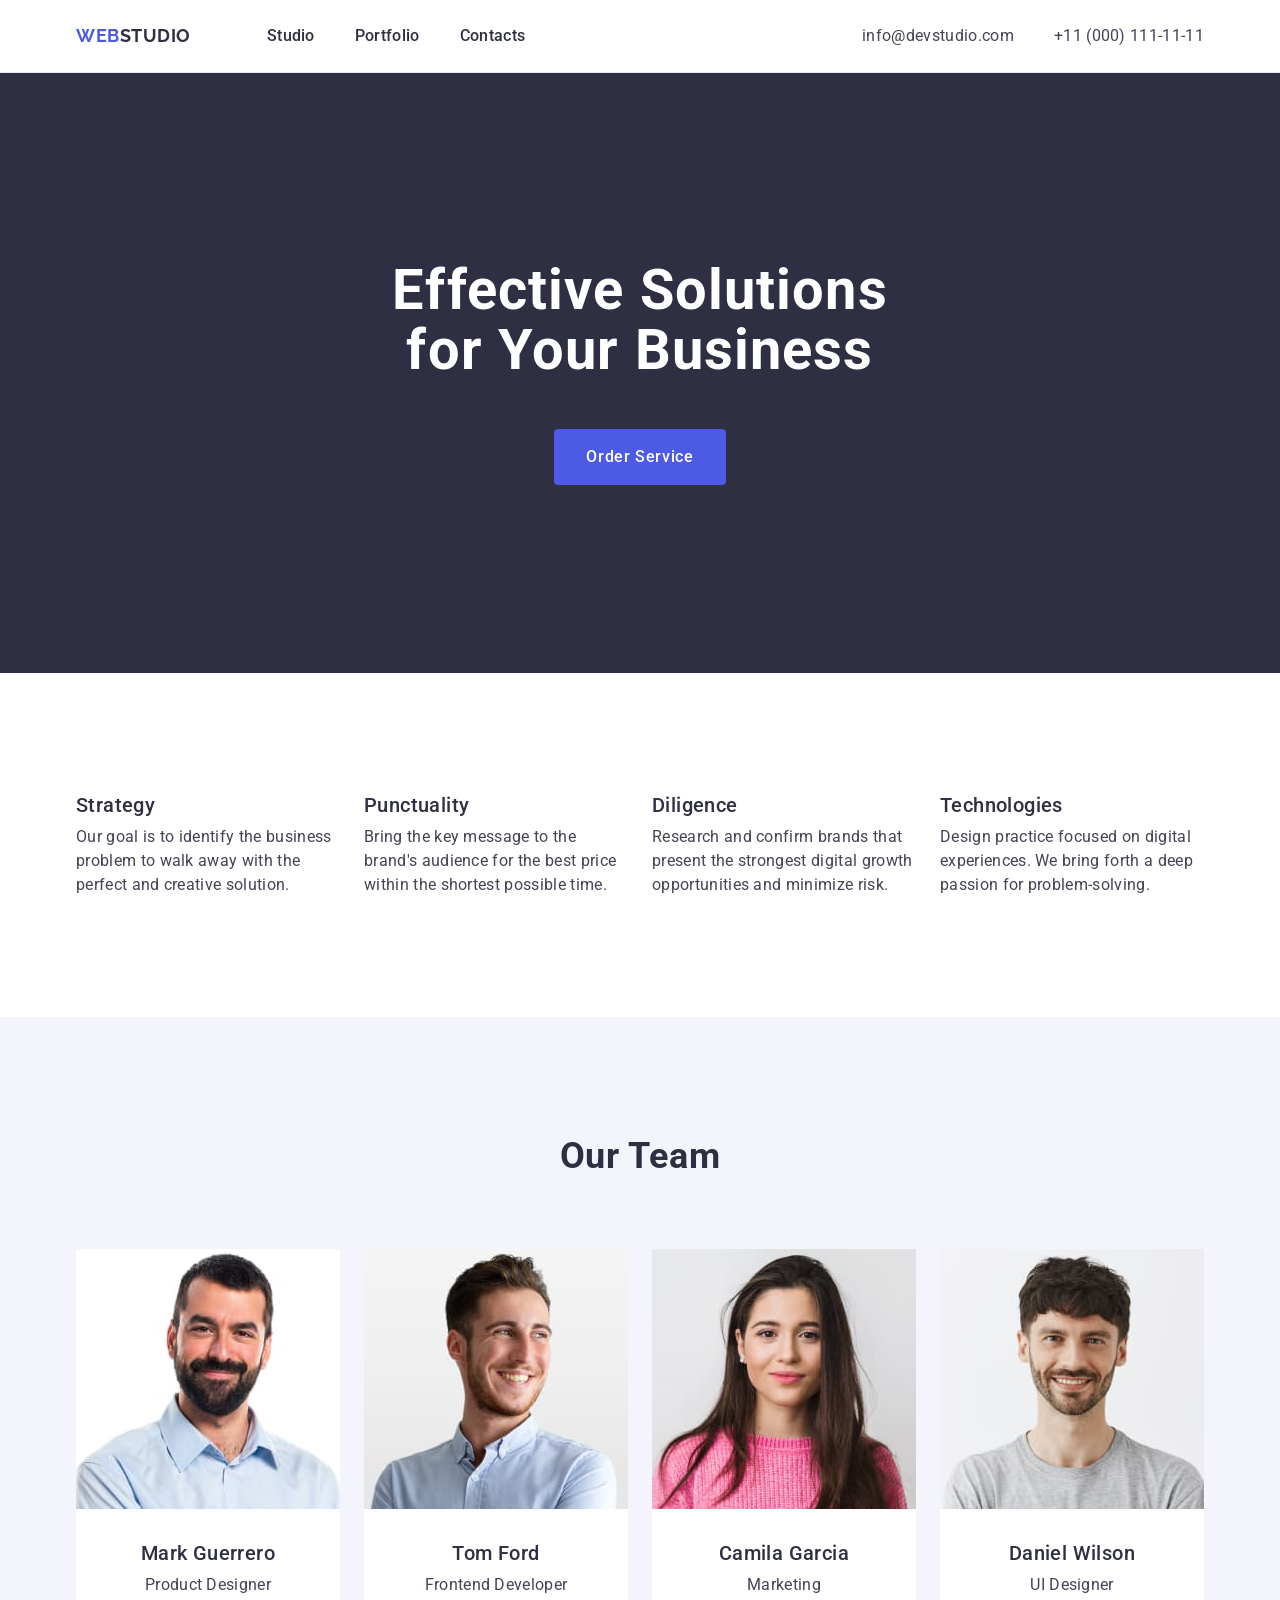
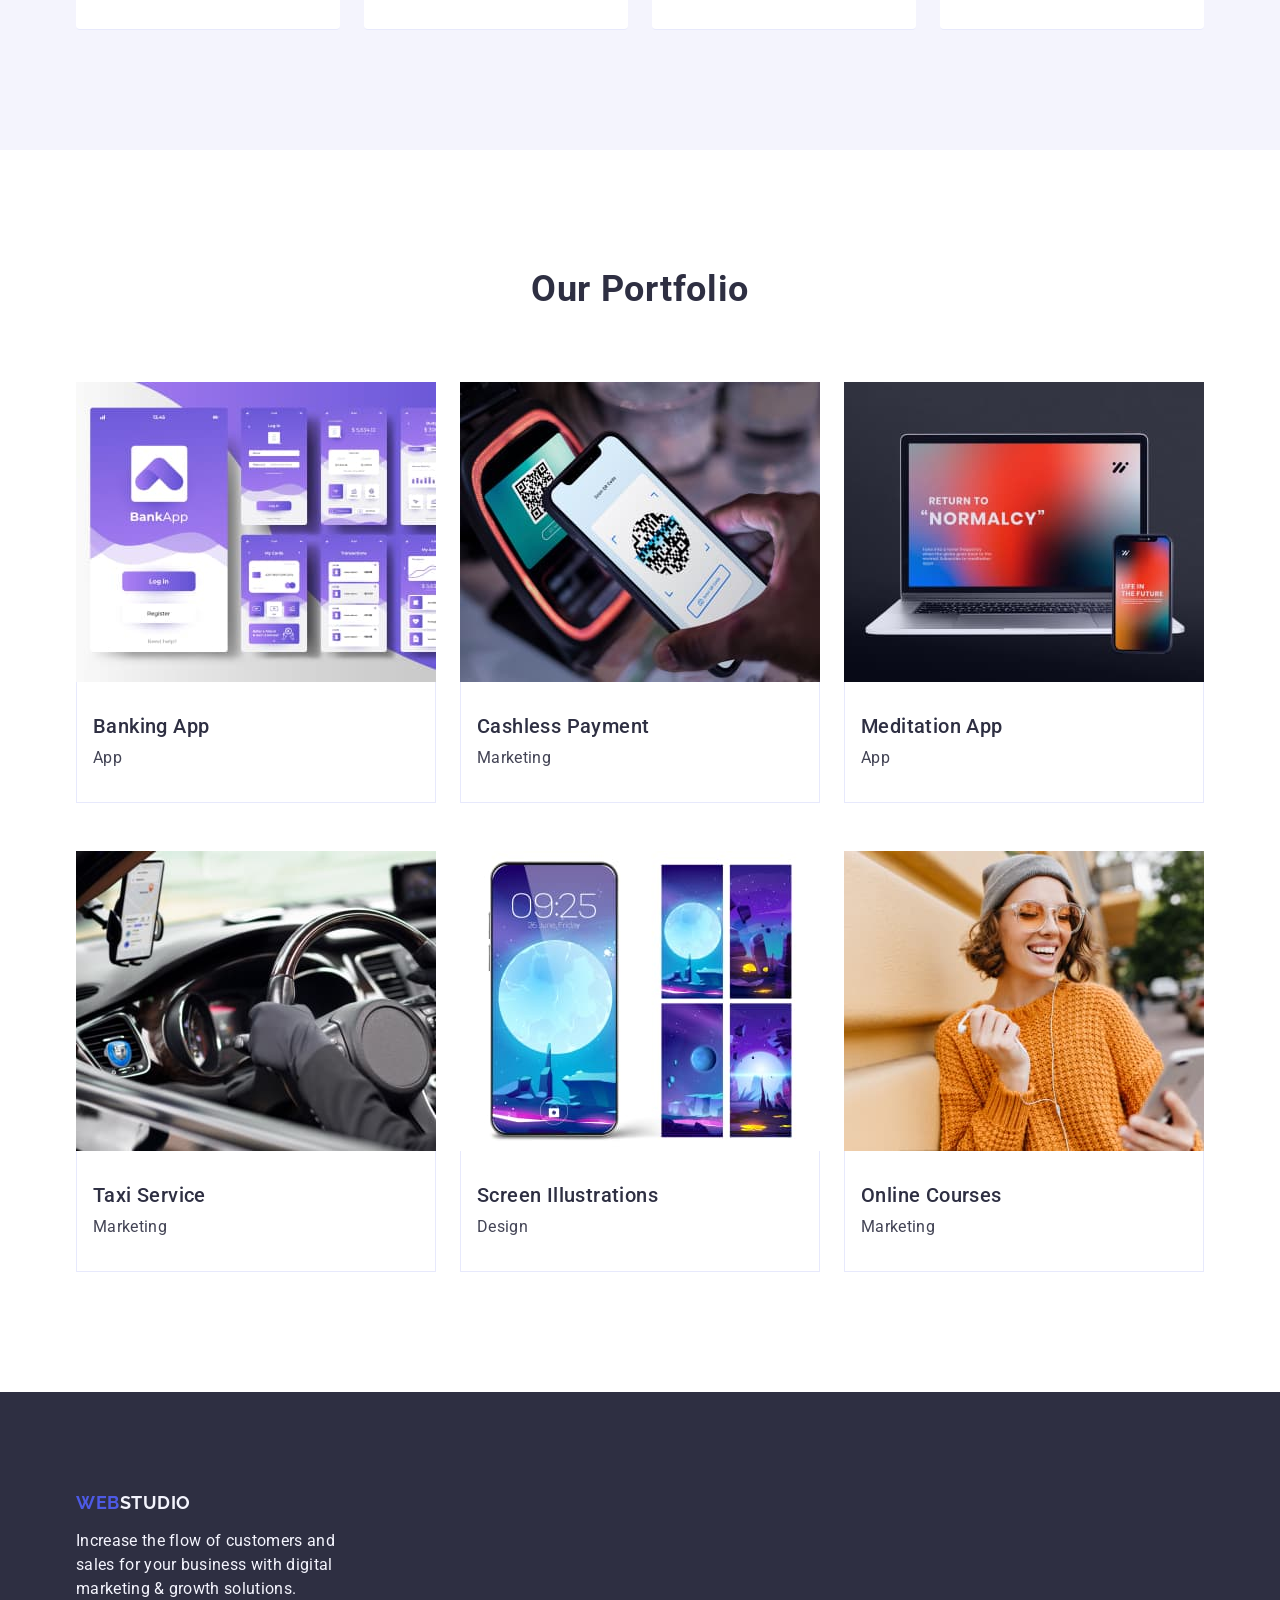
<file: index.html>
<!DOCTYPE html>
<html lang="en">
  <head>
    <meta charset="UTF-8" />
    <meta name="viewport" content="width=device-width, initial-scale=1.0" />
    <title>Document</title>
    <link rel="preconnect" href="https://fonts.googleapis.com" />
    <link rel="preconnect" href="https://fonts.gstatic.com" crossorigin />
    <link
      href="https://fonts.googleapis.com/css2?family=Raleway:wght@700&family=Roboto:wght@400;500;700&display=swap"
      rel="stylesheet"
    />
    <link
      rel="stylesheet"
      href="https://cdnjs.cloudflare.com/ajax/libs/modern-normalize/2.0.0/modern-normalize.min.css"
      integrity="sha512-4xo8blKMVCiXpTaLzQSLSw3KFOVPWhm/TRtuPVc4WG6kUgjH6J03IBuG7JZPkcWMxJ5huwaBpOpnwYElP/m6wg=="
      crossorigin="anonymous"
      referrerpolicy="no-referrer"
    />
    <link rel="stylesheet" href="./css/styles.css" />
  </head>
  <body>
    <!-- header -->

    <header class="header">
      <div class="container flex-property">
        <nav class="nav">
          <a href="./index.html" class="nav-link-logo logo-link-header"
            >Web<span class="logo-header">Studio</span></a
          >
          <ul class="nav-list">
            <li class="nav-list-item">
              <a href="./index.html" class="nav-list-link">Studio</a>
            </li>
            <li class="nav-list-item">
              <a href="" class="nav-list-link">Portfolio</a>
            </li>
            <li class="nav-list-item">
              <a href="" class="nav-list-link">Contacts</a>
            </li>
          </ul>
        </nav>
        <address class="address">
          <ul class="address-list">
            <li class="address-list-item">
              <a href="mailto:info@devstudio.com" class="address-list-link"
                >info@devstudio.com</a
              >
            </li>
            <li class="address-list-item">
              <a href="tel:+110001111111" class="address-list-link"
                >+11 (000) 111-11-11</a
              >
            </li>
          </ul>
        </address>
      </div>
    </header>

    <!-- main -->

    <main class="main">
      <!-- section hero -->

      <section class="section hero">
        <div class="container">
          <h1 class="hero-title">Effective Solutions for Your Business</h1>
          <button class="button hero-button" type="button">
            Order Service
          </button>
        </div>
      </section>

      <!-- section service -->

      <section class="section service">
        <div class="container">
          <h2 class="section-title visually-hidden">Order Service</h2>
          <ul class="service-list">
            <li class="service-list-item">
              <h3 class="service-list-title">Strategy</h3>
              <p class="service-list-text">
                Our goal is to identify the business problem to walk away with
                the perfect and creative solution.
              </p>
            </li>
            <li class="service-list-item">
              <h3 class="service-list-title">Punctuality</h3>
              <p class="service-list-text">
                Bring the key message to the brand's audience for the best price
                within the shortest possible time.
              </p>
            </li>
            <li class="service-list-item">
              <h3 class="service-list-title">Diligence</h3>
              <p class="service-list-text">
                Research and confirm brands that present the strongest digital
                growth opportunities and minimize risk.
              </p>
            </li>
            <li class="service-list-item">
              <h3 class="service-list-title">Technologies</h3>
              <p class="service-list-text">
                Design practice focused on digital experiences. We bring forth a
                deep passion for problem-solving.
              </p>
            </li>
          </ul>
        </div>
      </section>

      <!-- section team -->

      <section class="section team">
        <div class="container">
          <h2 class="section-title">Our Team</h2>
          <ul class="team-list">
            <li class="team-list-item">
              <img
                class="team-list-img"
                src="./images/mark_guerrero.jpg"
                alt="Mark Guerrero Product Designer"
                width="264"
              />
              <div class="team-wrapper-content">
                <h3 class="team-list-title">Mark Guerrero</h3>
                <p class="team-list-text">Product Designer</p>
              </div>
            </li>
            <li class="team-list-item">
              <img
                class="team-list-img"
                src="./images/tom_ford.jpg"
                alt="Tom Ford Frontend Developer"
                width="264"
              />
              <div class="team-wrapper-content">
                <h3 class="team-list-title">Tom Ford</h3>
                <p class="team-list-text">Frontend Developer</p>
              </div>
            </li>
            <li class="team-list-item">
              <img
                class="team-list-img"
                src="./images/camila_garcia.jpg"
                alt="Camila Garcia Marketing"
                width="264"
              />
              <div class="team-wrapper-content">
                <h3 class="team-list-title">Camila Garcia</h3>
                <p class="team-list-text">Marketing</p>
              </div>
            </li>
            <li class="team-list-item">
              <img
                class="team-list-img"
                src="./images/daniel_wilson.jpg"
                alt="Daniel Wilson UI Designer"
                width="264"
              />
              <div class="team-wrapper-content">
                <h3 class="team-list-title">Daniel Wilson</h3>
                <p class="team-list-text">UI Designer</p>
              </div>
            </li>
          </ul>
        </div>
      </section>

      <!-- section portfolio -->

      <section class="section porfolio">
        <div class="container">
          <h2 class="section-title">Our Portfolio</h2>
          <ul class="portfolio-list">
            <li class="portfolio-list-item">
              <img
                class="portfolio-list-img"
                src="./images/banking_app.jpg"
                alt="banking"
                width="360"
              />
              <div class="portfolio-wrapper-content">
                <h3 class="portfolio-list-title">Banking App</h3>
                <p class="portfolio-list-text">App</p>
              </div>
            </li>
            <li class="portfolio-list-item">
              <img
                class="portfolio-list-img"
                src="./images/cashless_payment.jpg"
                alt="cashless_payment"
                width="360"
              />
              <div class="portfolio-wrapper-content">
                <h3 class="portfolio-list-title">Cashless Payment</h3>
                <p class="portfolio-list-text">Marketing</p>
              </div>
            </li>
            <li class="portfolio-list-item">
              <img
                class="portfolio-list-img"
                src="./images/meditation_app.jpg"
                alt="meditation"
                width="360"
              />
              <div class="portfolio-wrapper-content">
                <h3 class="portfolio-list-title">Meditation App</h3>
                <p class="portfolio-list-text">App</p>
              </div>
            </li>
            <li class="portfolio-list-item">
              <img
                class="portfolio-list-img"
                src="./images/taxi_service.jpg"
                alt="taxi_service"
                width="360"
              />
              <div class="portfolio-wrapper-content">
                <h3 class="portfolio-list-title">Taxi Service</h3>
                <p class="portfolio-list-text">Marketing</p>
              </div>
            </li>
            <li class="portfolio-list-item">
              <img
                class="portfolio-list-img"
                src="./images/screen_illustrations.jpg"
                alt="screen_illustrations"
                width="360"
              />
              <div class="portfolio-wrapper-content">
                <h3 class="portfolio-list-title">Screen Illustrations</h3>
                <p class="portfolio-list-text">Design</p>
              </div>
            </li>
            <li class="portfolio-list-item">
              <img
                class="portfolio-list-img"
                src="./images/online_courses.jpg"
                alt="online_courses"
                width="360"
              />
              <div class="portfolio-wrapper-content">
                <h3 class="portfolio-list-title">Online Courses</h3>
                <p class="portfolio-list-text">Marketing</p>
              </div>
            </li>
          </ul>
        </div>
      </section>
    </main>

    <!-- footer -->

    <footer class="footer">
      <div class="container">
        <a href="./index.html" class="nav-link-logo logo-footer-link"
          >Web<span class="logo-footer">Studio</span></a
        >
        <p class="footer-text">
          Increase the flow of customers and sales for your business with
          digital marketing & growth solutions.
        </p>
      </div>
    </footer>
  </body>
</html>
</file>
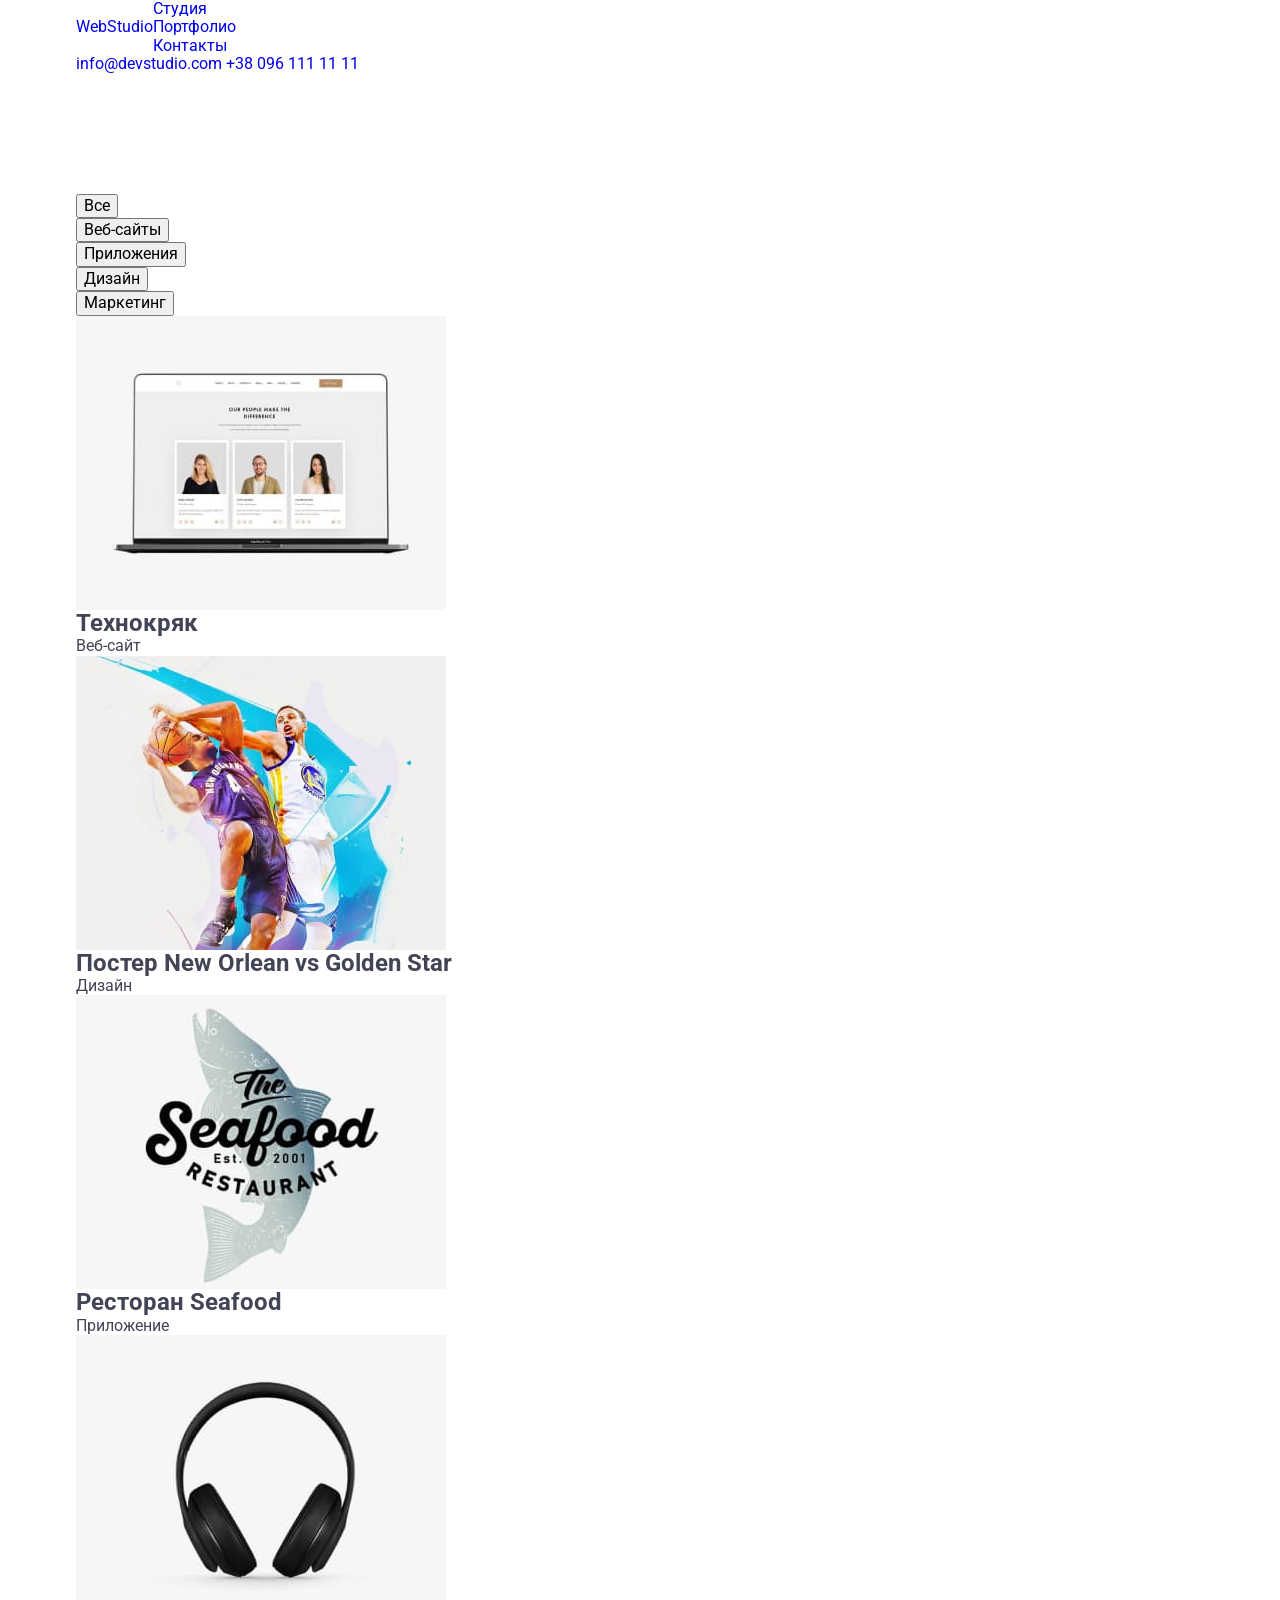
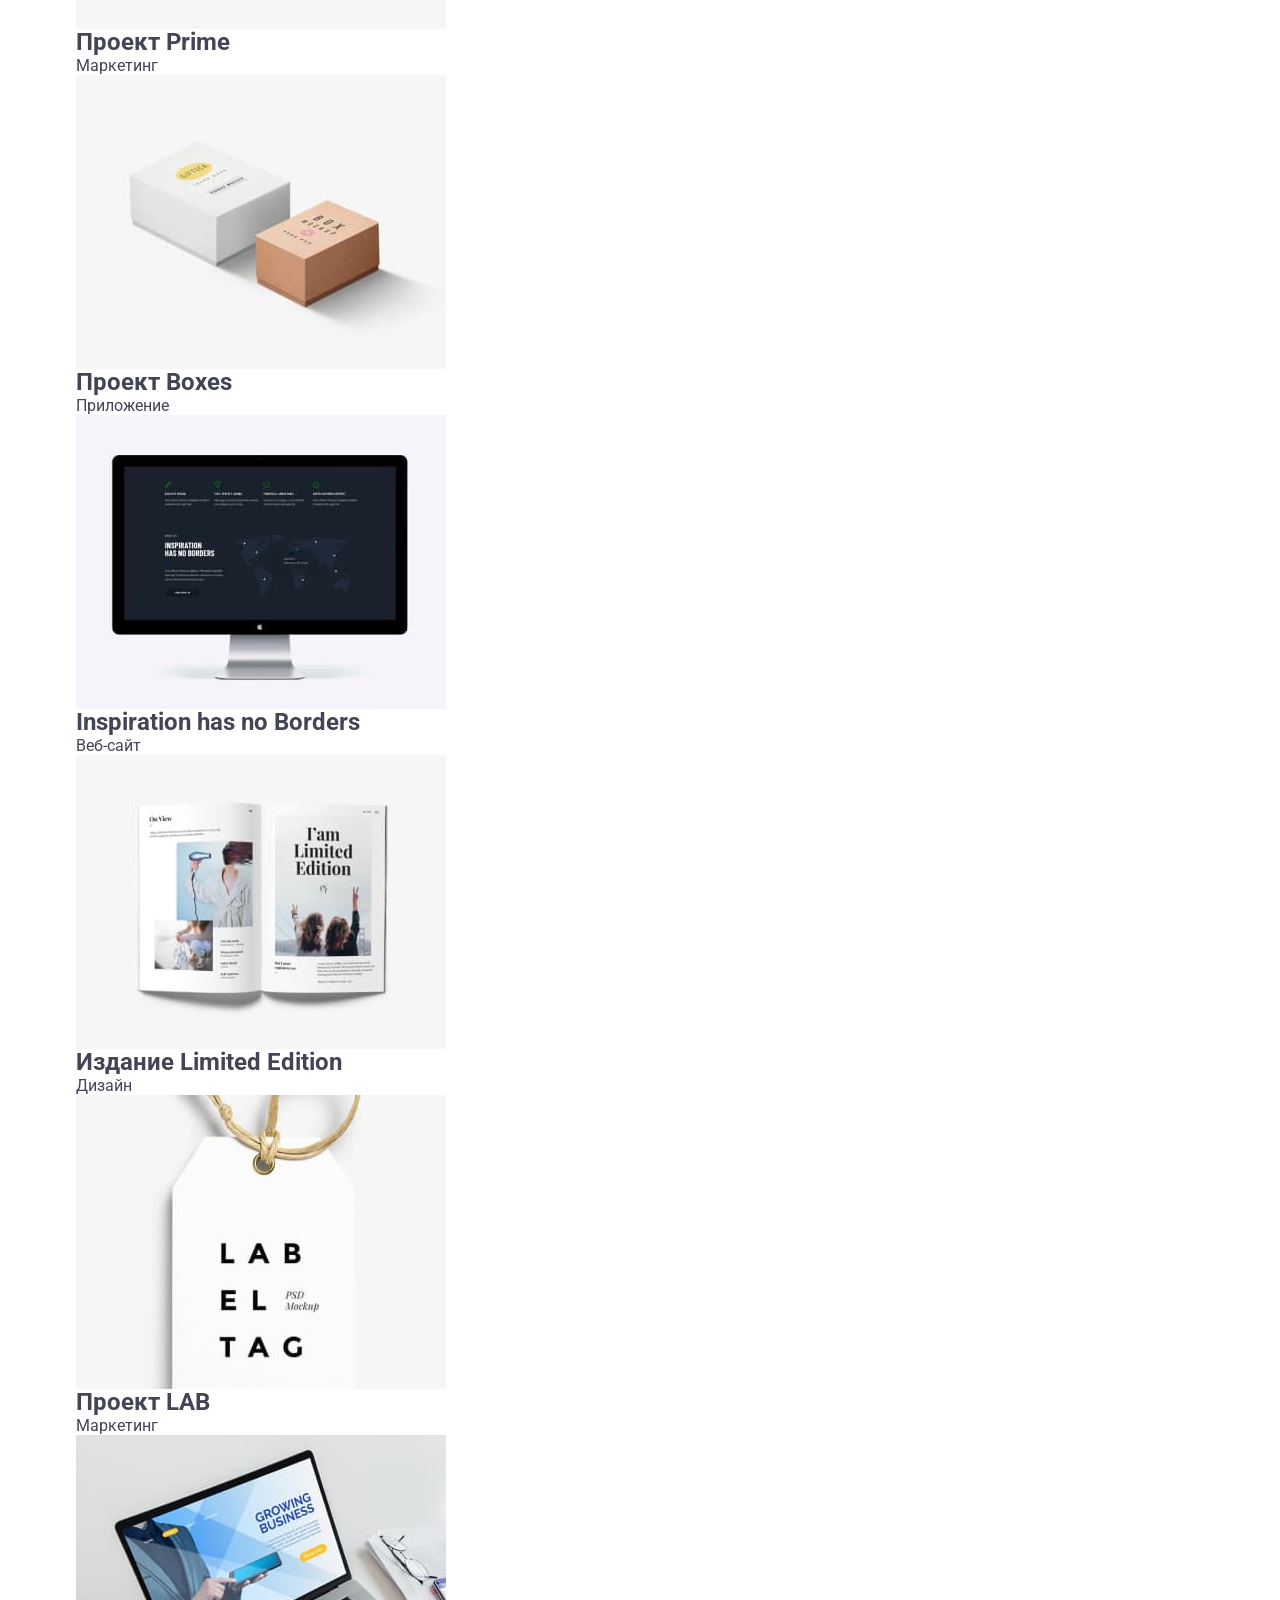
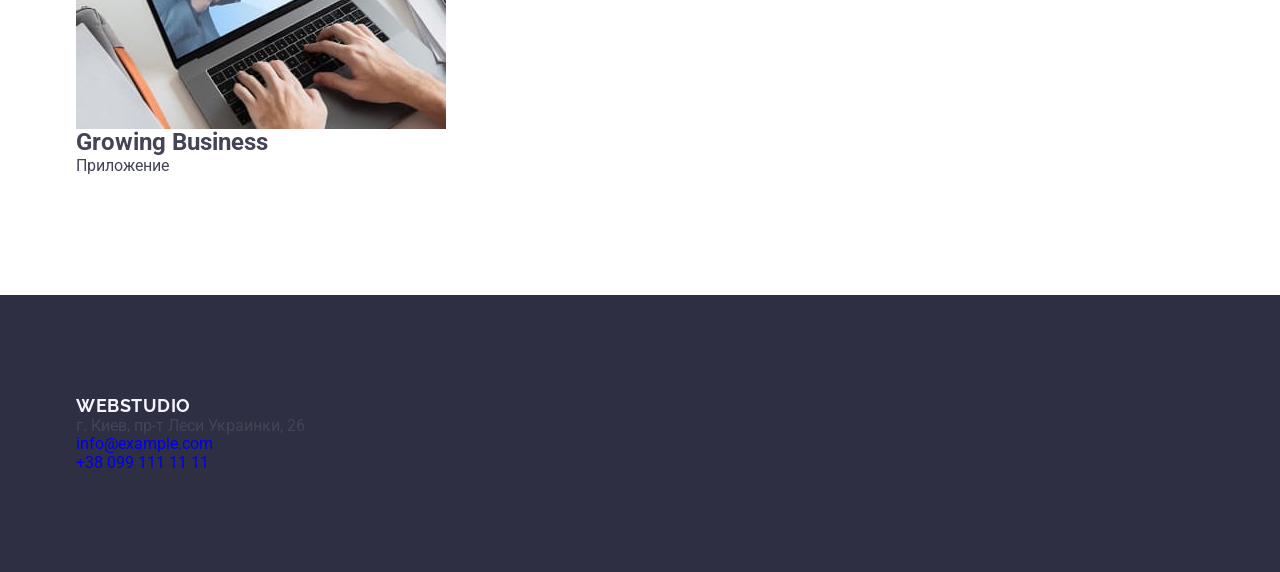
<file: portfolio.html>
<!DOCTYPE html>
<html lang="ru">

<head>
    <meta charset="UTF-8">
    <meta http-equiv="X-UA-Compatible" content="IE=edge">
    <meta name="viewport" content="width=device-width, initial-scale=1.0">
    <title>Portfolio</title>
    <link
        href="https://fonts.googleapis.com/css2?family=Raleway:wght@700&family=Roboto:wght@400;500;700;900&display=swap"
        rel="stylesheet">
    <link rel="stylesheet" href="https://cdnjs.cloudflare.com/ajax/libs/modern-normalize/1.1.0/modern-normalize.min.css"
        integrity="sha512-wpPYUAdjBVSE4KJnH1VR1HeZfpl1ub8YT/NKx4PuQ5NmX2tKuGu6U/JRp5y+Y8XG2tV+wKQpNHVUX03MfMFn9Q=="
        crossorigin="anonymous" referrerpolicy="no-referrer" />
    <link rel="stylesheet" type="text/css" href="./css/styles.css">
</head>

<body>
    <!-- Шапка -->
    <header class="page-header">
        <div class="container">
            <!-- Блок навигации -->
            <div class="header-flex">
                <nav class="nav">
                    <a class="logo" href="./index.html">Web<span class="studio">Studio</span></a>
                    <ul class="site-nav">
                        <li class="item"><a class="link" href="./index.html">Студия</a></li>
                        <li class="item"><a class="link current" href="./portfolio.html">Портфолио</a></li>
                        <li class="item"><a class="link" href="#">Контакты</a></li>
                    </ul>
                </nav>
                <!-- Блок контактов -->
                <div class="contacts">
                    <a class="link" href="mailto:info@devstudio.com">info@devstudio.com</a>
                    <a class="link" href="tel:+380961111111">+38 096 111 11 11</a>
                </div>
            </div>
        </div>
    </header>
    <!-- Основной контент -->
    <main>
        <section class="section">
            <div class="container">
                <h1 class="portfolio-section-title visually-hidden">Примеры наших работ</h1>
                <!-- Блок кнопок -->
                <ul class="examples-buton">
                    <li class="item"><button class="btn" type="button">Все</button></li>
                    <li class="item"><button class="btn" type="button">Веб-сайты</button></li>
                    <li class="item"><button class="btn" type="button">Приложения</button></li>
                    <li class="item"><button class="btn" type="button">Дизайн</button></li>
                    <li class="item"><button class="btn" type="button">Маркетинг</button></li>
                </ul>
                <!-- Блок примеров работ -->
                <ul class="examples">
                    <li class="item">
                        <img src="./images/portf1.jpg" alt="Технокряк" width="370">
                        <div class="description">
                            <h2 class="title">Технокряк</h2>
                            <p class="text">Веб-сайт</p>
                        </div>
                    </li>
                    <li class="item">
                        <img src="./images/portf2.jpg" alt="Постер New Orlean vs Golden Star" width="370">
                        <div class="description">
                            <h2 class="title">Постер New Orlean vs Golden Star</h2>
                            <p class="text">Дизайн</p>
                        </div>
                    </li>
                    <li class="item">
                        <img src="./images/portf3.jpg" alt="Ресторан Seafood" width="370">
                        <div class="description">
                            <h2 class="title">Ресторан Seafood</h2>
                            <p class="text">Приложение</p>
                        </div>
                    </li>
                    <li class="item">
                        <img src="./images/portf4.jpg" alt="Проект Prime" width="370">
                        <div class="description">
                            <h2 class="title">Проект Prime</h2>
                            <p class="text">Маркетинг</p>
                        </div>
                    </li>
                    <li class="item">
                        <img src="./images/portf5.jpg" alt="Проект Boxes" width="370">
                        <div class="description">
                            <h2 class="title">Проект Boxes</h2>
                            <p class="text">Приложение</p>
                        </div>
                    </li>
                    <li class="item">
                        <img src="./images/portf6.jpg" alt="Inspiration has no Borders" width="370">
                        <div class="description">
                            <h2 class="title">Inspiration has no Borders</h2>
                            <p class="text">Веб-сайт</p>
                        </div>
                    </li>
                    <li class="item">
                        <img src="./images/portf7.jpg" alt="Издание Limited Edition" width="370">
                        <div class="description">
                            <h2 class="title">Издание Limited Edition</h2>
                            <p class="text">Дизайн</p>
                        </div>
                    </li>
                    <li class="item">
                        <img src="./images/portf8.jpg" alt="Проект LAB" width="370">
                        <div class="description">
                            <h2 class="title">Проект LAB</h2>
                            <p class="text">Маркетинг</p>
                        </div>
                    </li>
                    <li class="item">
                        <img src="./images/portf9.jpg" alt="Growing Business" width="370">
                        <div class="description">
                            <h2 class="title">Growing Business</h2>
                            <p class="text">Приложение</p>
                        </div>
                    </li>
                </ul>
            </div>
        </section>
    </main>
    <!-- Подвал -->
    <footer class="footer">
        <div class="container">
            <a class="logo-footer" href="./index.html">Web<span class="studio-footer">Studio</span></a>
            <address>
                <ul class="address">
                    <li class="sity">г. Киев, пр-т Леси Украинки, 26</li>
                    <li class="sity-link"><a class="link" href="mailto:info@example.com">info@example.com</a></li>
                    <li class="sity-link"><a class="link" href="tel:+380991111111">+38 099 111 11 11</a></li>
                </ul>
            </address>
        </div>
    </footer>
</body>

</html>
</file>
<file: css/styles.css>
body{
    font-family: "Roboto", sans-serif;
    background-color: #ffffff;
    color: #434455;
}

p, h1, h2, h3, h4, h5, h6{
    margin-top: 0;
    margin-bottom: 0;
}

a{
    text-decoration: none;
}

ul{
    list-style: none;
    margin-top: 0;
    margin-bottom: 0;
    padding-left: 0;
}

img{
    display: block;
    max-width: 100%;
    height: auto;
}



/* header */

.header{
    border-bottom: 1px solid  #E7E9FC;
}

.container {
    max-width: 1158px;
    margin: 0 auto;
    padding-left: 15px;
    padding-right: 15px;
}

.flex-property{
    display: flex;
    justify-content: space-between;
    align-items: center;
}

.nav{
    display: flex;
    align-items: center;
}

.nav-link-logo{
    color:  #4D5AE5;
    font-family: "Raleway", sans-serif;
    font-size: 18px;
    font-weight: 700;
    line-height: 1.17;
    letter-spacing: 0.03em;
    text-transform: uppercase;
}

.logo-link-header {
    margin-right: 76px;
}

.logo-header{
    color:  #2E2F42;
    font-family: "Raleway", sans-serif;
    font-size: 18px;
    font-weight: 700;
    line-height: 1.17;
    letter-spacing: 0.03em;
    text-transform: uppercase;
}

.nav-list{
    display: flex;
    gap:40px;
    
}

.nav-list-item{
    padding-top: 24px;
    padding-bottom: 24px;
}

.nav-list-link{
    padding-top: 24px;
    padding-bottom: 24px;
    color: #2E2F42;
    font-size: 16px;
    font-weight: 500;
    line-height: 1.5;
    letter-spacing: 0.02em;
}

.nav-list-link:hover,
.nav-list-link:focus {
    color: #404BBF;
}

.nav-list-link:active {
    color: #404BBF;
    text-decoration: underline;
}

.address {
    font-style: normal;
}

.address-list {
    display: flex;
    gap: 40px
}

.address-list-link{
    padding-top: 24px;
    padding-bottom: 23px;
    color: #434455;
    font-size: 16px;
    font-weight: 400;
    line-height: 1.5;
    letter-spacing: 0.02em;
}

.address-list-link:hover,
.address-list-link:focus{
    color: #404BBF;
}

/* main */

/* section hero */

.section{
    padding-top: 120px;
    padding-bottom: 120px;
}

.hero{
    background:  #2E2F42;
    padding-top: 188px;
    padding-bottom: 188px;
}

.hero-title{
    max-width: 496px;
    margin-left: auto; 
    margin-right: auto;
    margin-bottom: 48px;
    color: #ffffff;
    text-align: center;
    font-size: 56px;
    font-weight: 700;
    line-height: 1.07;
    letter-spacing: 0.02em;
}

.button{
    
    display: block;
    margin: 0 auto;
    padding: 16px 32px;
    min-width: 169px;
    cursor: pointer;
    background-color: #4D5AE5;
    color: #ffffff;
    font-size: 16px;
    font-weight: 500;
    line-height: 1.5;
    letter-spacing: 0.04em;
    border: 0;
    border-radius: 4px;
}

.button:hover,
.button:focus{
    background-color: #404BBF;
}

.section-title{
    margin-bottom: 72px;
    color: #2E2F42;
    text-align: center;
    font-size: 36px;
    font-weight: 700;
    line-height: 1.11;
    letter-spacing: 0.02em;
    text-transform: capitalize;
}

.visually-hidden {
    position: absolute;
    width: 1px;
    height: 1px;
    margin: -1px;
    border: 0;
    padding: 0;
    white-space: nowrap;
    clip-path: inset(100%);
    clip: rect(0 0 0 0);
    overflow: hidden;
}

/* section service */

.service-list{
    display: flex;
    flex-wrap: wrap;
    /* justify-content: space-between; */
    gap:24px;
}

.service-list-item{
    width: calc((100% - 72px) / 4);
}


.service-list-title{
    margin-bottom: 8px;
    color: #2E2F42;
    font-size: 20px;
    font-weight: 500;
    line-height: 1.2;
    letter-spacing: 0.02em;
}

.service-list-text{
    color: #434455;
    font-size: 16px;
    font-weight: 400;
    line-height: 1.5;
    letter-spacing: 0.02em;
}

/* section team */

.team{
    background-color: #F4F4FD;
}

.team-list{
    display: flex;
    flex-wrap: wrap;
    gap:24px
}

.team-list-item{
    width: calc((100% - 72px) / 4);
    background-color: #ffffff;
    border-bottom: 1px solid #E7E9FC;
    border-radius: 0px 0px 4px 4px;
}

.team-wrapper-content{
    padding: 32px 0;
}

.team-list-title{
    margin-bottom: 8px;
    color:  #2E2F42;
    text-align: center;
    font-size: 20px;
    font-weight: 500;
    line-height: 1.2;
    letter-spacing: 0.02em;
}

.team-list-text{
    color: #434455;
    text-align: center;
    font-size: 16px;
    font-weight: 400;
    line-height: 1.5;
    letter-spacing: 0.02em;
}

/* section porfolio */

.portfolio-list{
    display: flex;
    flex-wrap: wrap;
    row-gap:48px;
    column-gap: 24px;
}

.portfolio-list-item{
    width: calc((100% - 48px) / 3);
    
}

.portfolio-wrapper-content{
    padding: 32px 16px;
    border: 1px solid #e7e9fc;
    border-top: none;
}

.portfolio-list-title{
    margin-bottom: 8px;
    color: #2E2F42;
    font-size: 20px;
    font-weight: 500;
    line-height: 1.2;
    letter-spacing: 0.02em;
}

.portfolio-list-text{
    color:  #434455;
    font-size: 16px;
    font-weight: 400;
    line-height: 1.5;
    letter-spacing: 0.02em;
}

.footer{
    background-color: #2E2F42;
}

.logo-footer{
    color: #F4F4FD;
    font-family: "Raleway", sans-serif;
    font-size: 18px;
    font-weight: 700;
    line-height: 1.17;
    letter-spacing: 0.03em;
    text-transform: uppercase;
}

/* footer */

.footer{
    padding-top: 100px;
    padding-bottom: 100px;
}

.footer-text{

    max-width: 264px;
    color: #F4F4FD;
    font-size: 16px;
    font-weight: 400;
    line-height: 1.5;
    letter-spacing: 0.02em;
}

.logo-footer-link{
    display: inline-block;
    margin-bottom: 16px;
}
</file>
